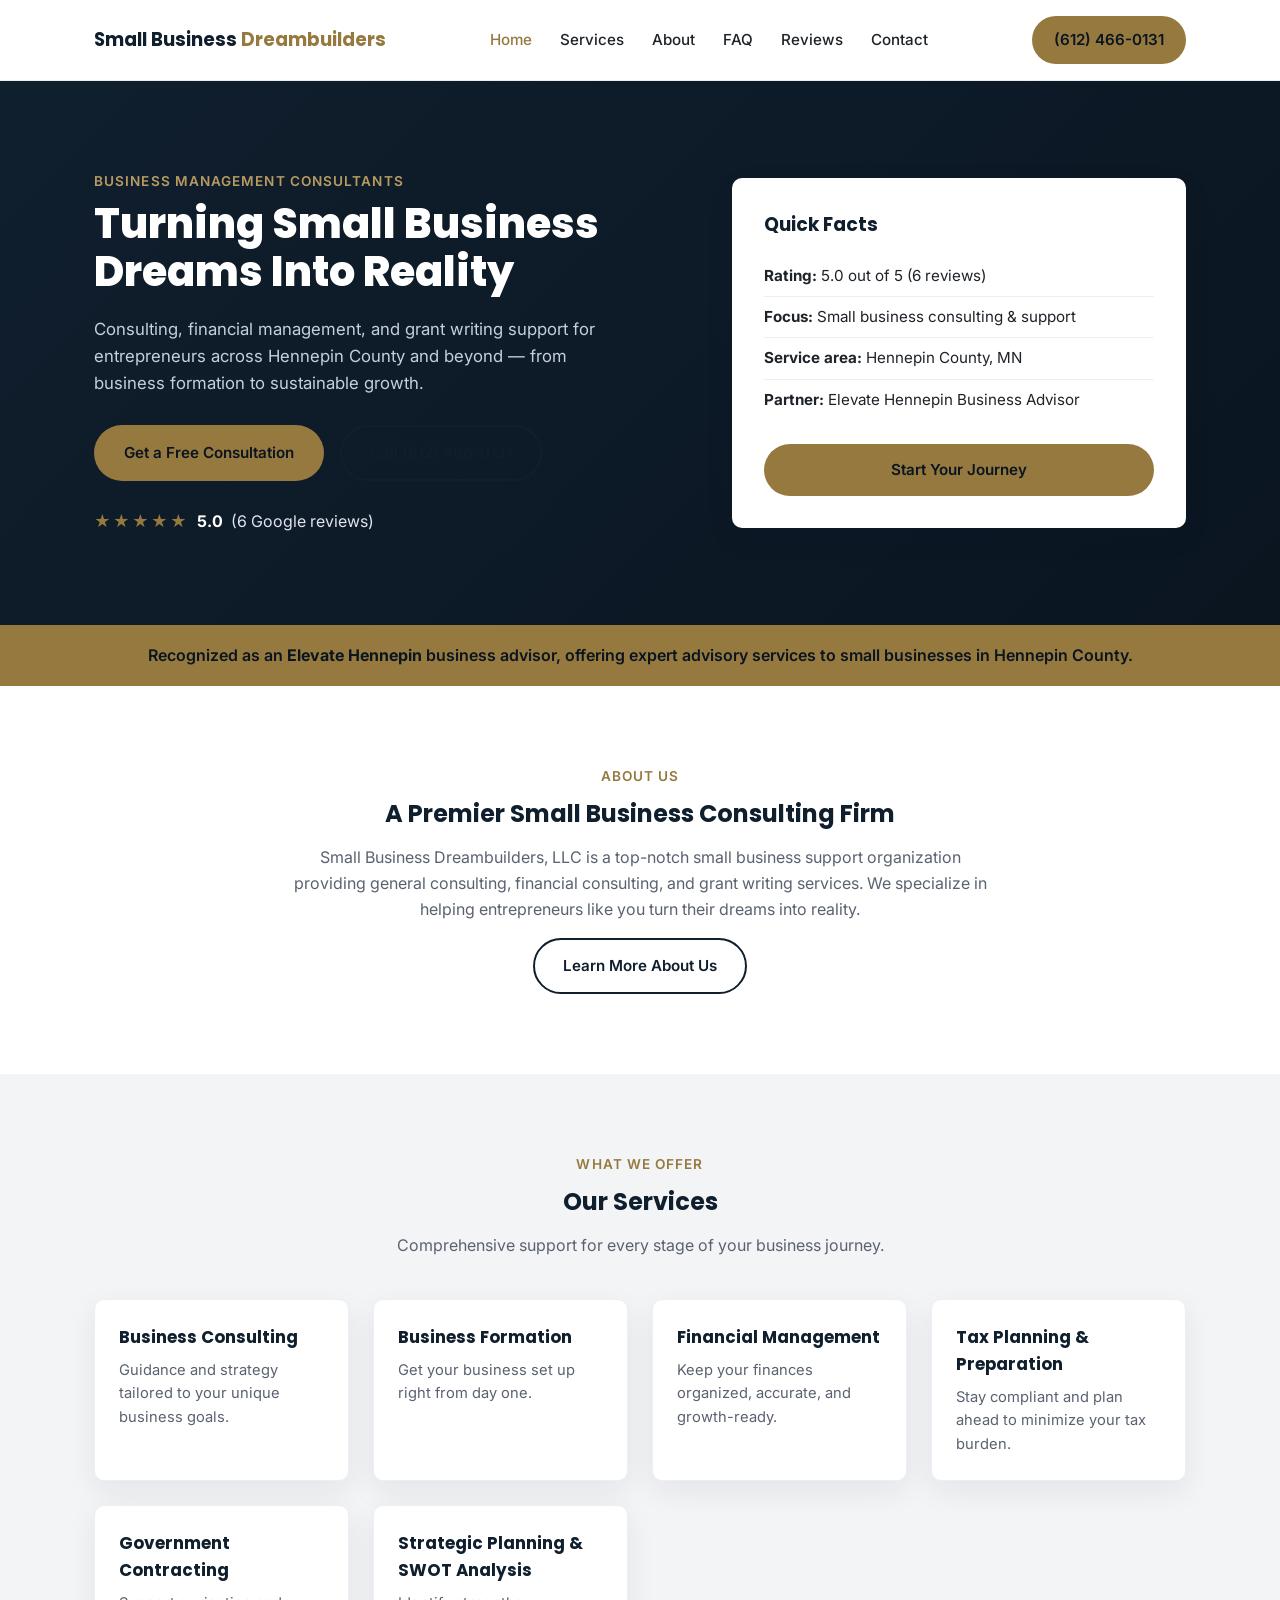
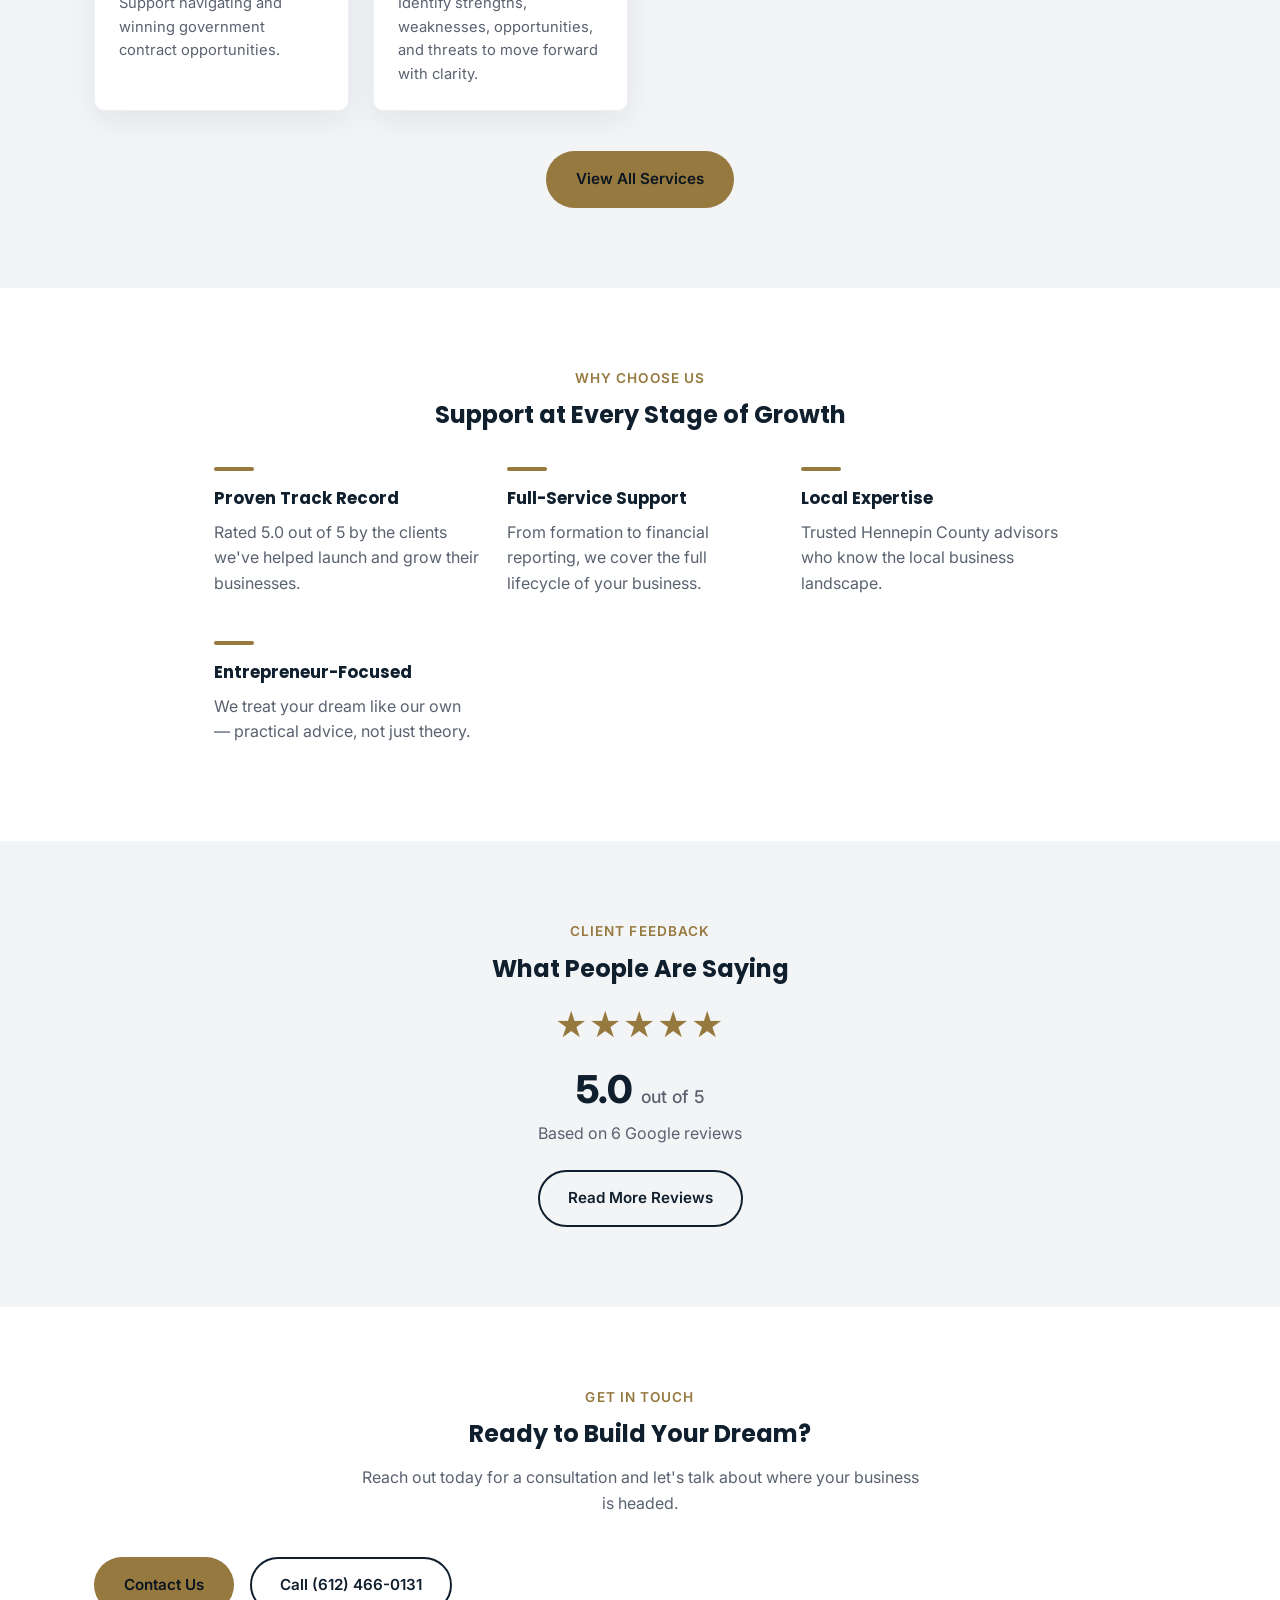
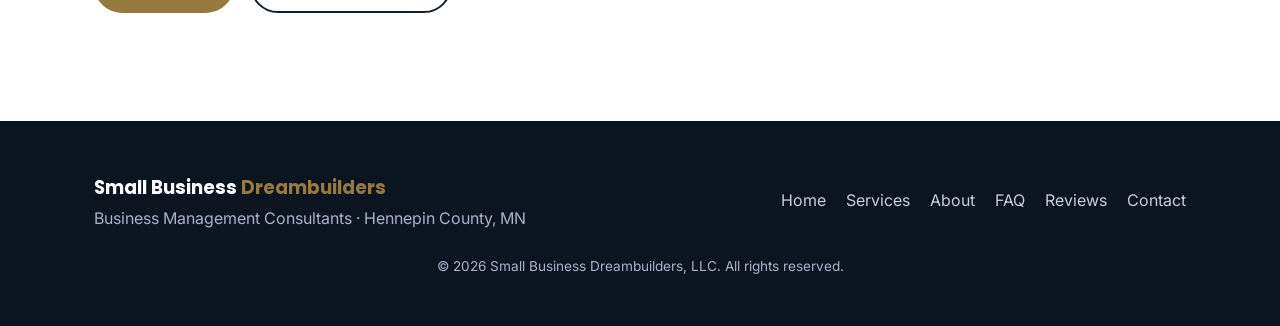
<file: index.html>
<!DOCTYPE html>
<html lang="en">
<head>
<meta charset="UTF-8">
<meta name="viewport" content="width=device-width, initial-scale=1.0">
<title>Small Business Dreambuilders | Business Consulting</title>
<meta name="description" content="Small Business Dreambuilders, LLC helps entrepreneurs turn their dreams into reality with expert business consulting, financial management, and grant writing services.">
<link rel="preconnect" href="https://fonts.googleapis.com">
<link href="https://fonts.googleapis.com/css2?family=Poppins:wght@400;500;600;700;800&family=Inter:wght@400;500;600&display=swap" rel="stylesheet">
<link rel="stylesheet" href="style.css">
</head>
<body>

<header class="site-header">
  <div class="container header-inner">
    <a href="index.html" class="logo">Small Business <span>Dreambuilders</span></a>
    <nav class="main-nav" id="main-nav">
      <a href="index.html" class="active">Home</a>
      <a href="services.html">Services</a>
      <a href="about.html">About</a>
      <a href="faq.html">FAQ</a>
      <a href="reviews.html">Reviews</a>
      <a href="contact.html">Contact</a>
    </nav>
    <a href="tel:+16124660131" class="btn btn-primary header-cta">(612) 466-0131</a>
    <button class="nav-toggle" id="nav-toggle" aria-label="Toggle navigation">
      <span></span><span></span><span></span>
    </button>
  </div>
</header>

<section class="hero" id="top">
  <div class="container hero-inner">
    <div class="hero-text">
      <p class="eyebrow">Business Management Consultants</p>
      <h1>Turning Small Business Dreams Into Reality</h1>
      <p class="hero-sub">Consulting, financial management, and grant writing support for entrepreneurs across Hennepin County and beyond — from business formation to sustainable growth.</p>
      <div class="hero-actions">
        <a href="contact.html" class="btn btn-primary">Get a Free Consultation</a>
        <a href="tel:+16124660131" class="btn btn-outline">Call (612) 466-0131</a>
      </div>
      <div class="hero-rating">
        <span class="stars" aria-label="5 out of 5 stars">★★★★★</span>
        <strong>5.0</strong> <span>(6 Google reviews)</span>
      </div>
    </div>
    <div class="hero-card">
      <h3>Quick Facts</h3>
      <ul>
        <li><strong>Rating:</strong> 5.0 out of 5 (6 reviews)</li>
        <li><strong>Focus:</strong> Small business consulting &amp; support</li>
        <li><strong>Service area:</strong> Hennepin County, MN</li>
        <li><strong>Partner:</strong> Elevate Hennepin Business Advisor</li>
      </ul>
      <a href="contact.html" class="btn btn-primary btn-block">Start Your Journey</a>
    </div>
  </div>
</section>

<section class="strip">
  <div class="container strip-inner">
    <p>Recognized as an <strong>Elevate Hennepin</strong> business advisor, offering expert advisory services to small businesses in Hennepin County.</p>
  </div>
</section>

<section class="section">
  <div class="container about-inner">
    <div class="about-text">
      <p class="eyebrow">About Us</p>
      <h2>A Premier Small Business Consulting Firm</h2>
      <p>Small Business Dreambuilders, LLC is a top-notch small business support organization providing general consulting, financial consulting, and grant writing services. We specialize in helping entrepreneurs like you turn their dreams into reality.</p>
      <a href="about.html" class="btn btn-outline">Learn More About Us</a>
    </div>
  </div>
</section>

<section class="section section-alt" id="services">
  <div class="container">
    <p class="eyebrow center">What We Offer</p>
    <h2 class="center">Our Services</h2>
    <p class="section-sub center">Comprehensive support for every stage of your business journey.</p>
    <div class="services-grid">
      <div class="service-card"><h3>Business Consulting</h3><p>Guidance and strategy tailored to your unique business goals.</p></div>
      <div class="service-card"><h3>Business Formation</h3><p>Get your business set up right from day one.</p></div>
      <div class="service-card"><h3>Financial Management</h3><p>Keep your finances organized, accurate, and growth-ready.</p></div>
      <div class="service-card"><h3>Tax Planning &amp; Preparation</h3><p>Stay compliant and plan ahead to minimize your tax burden.</p></div>
      <div class="service-card"><h3>Government Contracting</h3><p>Support navigating and winning government contract opportunities.</p></div>
      <div class="service-card"><h3>Strategic Planning &amp; SWOT Analysis</h3><p>Identify strengths, weaknesses, opportunities, and threats to move forward with clarity.</p></div>
    </div>
    <div class="center" style="margin-top: 40px;">
      <a href="services.html" class="btn btn-primary">View All Services</a>
    </div>
  </div>
</section>

<section class="section" id="why">
  <div class="container why-inner">
    <div class="why-text">
      <p class="eyebrow">Why Choose Us</p>
      <h2>Support at Every Stage of Growth</h2>
      <div class="why-grid">
        <div class="why-item">
          <h3>Proven Track Record</h3>
          <p>Rated 5.0 out of 5 by the clients we've helped launch and grow their businesses.</p>
        </div>
        <div class="why-item">
          <h3>Full-Service Support</h3>
          <p>From formation to financial reporting, we cover the full lifecycle of your business.</p>
        </div>
        <div class="why-item">
          <h3>Local Expertise</h3>
          <p>Trusted Hennepin County advisors who know the local business landscape.</p>
        </div>
        <div class="why-item">
          <h3>Entrepreneur-Focused</h3>
          <p>We treat your dream like our own — practical advice, not just theory.</p>
        </div>
      </div>
    </div>
  </div>
</section>

<section class="section section-alt">
  <div class="container center">
    <p class="eyebrow center">Client Feedback</p>
    <h2>What People Are Saying</h2>
    <div class="rating-block">
      <span class="stars big" aria-label="5 out of 5 stars">★★★★★</span>
      <p class="rating-number">5.0 <span>out of 5</span></p>
      <p class="rating-count">Based on 6 Google reviews</p>
      <a href="reviews.html" class="btn btn-outline">Read More Reviews</a>
    </div>
  </div>
</section>

<section class="section cta-section">
  <div class="container center">
    <p class="eyebrow center">Get In Touch</p>
    <h2>Ready to Build Your Dream?</h2>
    <p class="section-sub center">Reach out today for a consultation and let's talk about where your business is headed.</p>
    <div class="hero-actions center">
      <a href="contact.html" class="btn btn-primary">Contact Us</a>
      <a href="tel:+16124660131" class="btn btn-outline">Call (612) 466-0131</a>
    </div>
  </div>
</section>

<footer class="site-footer">
  <div class="container footer-inner">
    <div>
      <p class="logo">Small Business <span>Dreambuilders</span></p>
      <p>Business Management Consultants &middot; Hennepin County, MN</p>
    </div>
    <div class="footer-links">
      <a href="index.html">Home</a>
      <a href="services.html">Services</a>
      <a href="about.html">About</a>
      <a href="faq.html">FAQ</a>
      <a href="reviews.html">Reviews</a>
      <a href="contact.html">Contact</a>
    </div>
    <p class="footer-copy">&copy; <span id="year"></span> Small Business Dreambuilders, LLC. All rights reserved.</p>
  </div>
</footer>

<script src="script.js"></script>
</body>
</html>
</file>
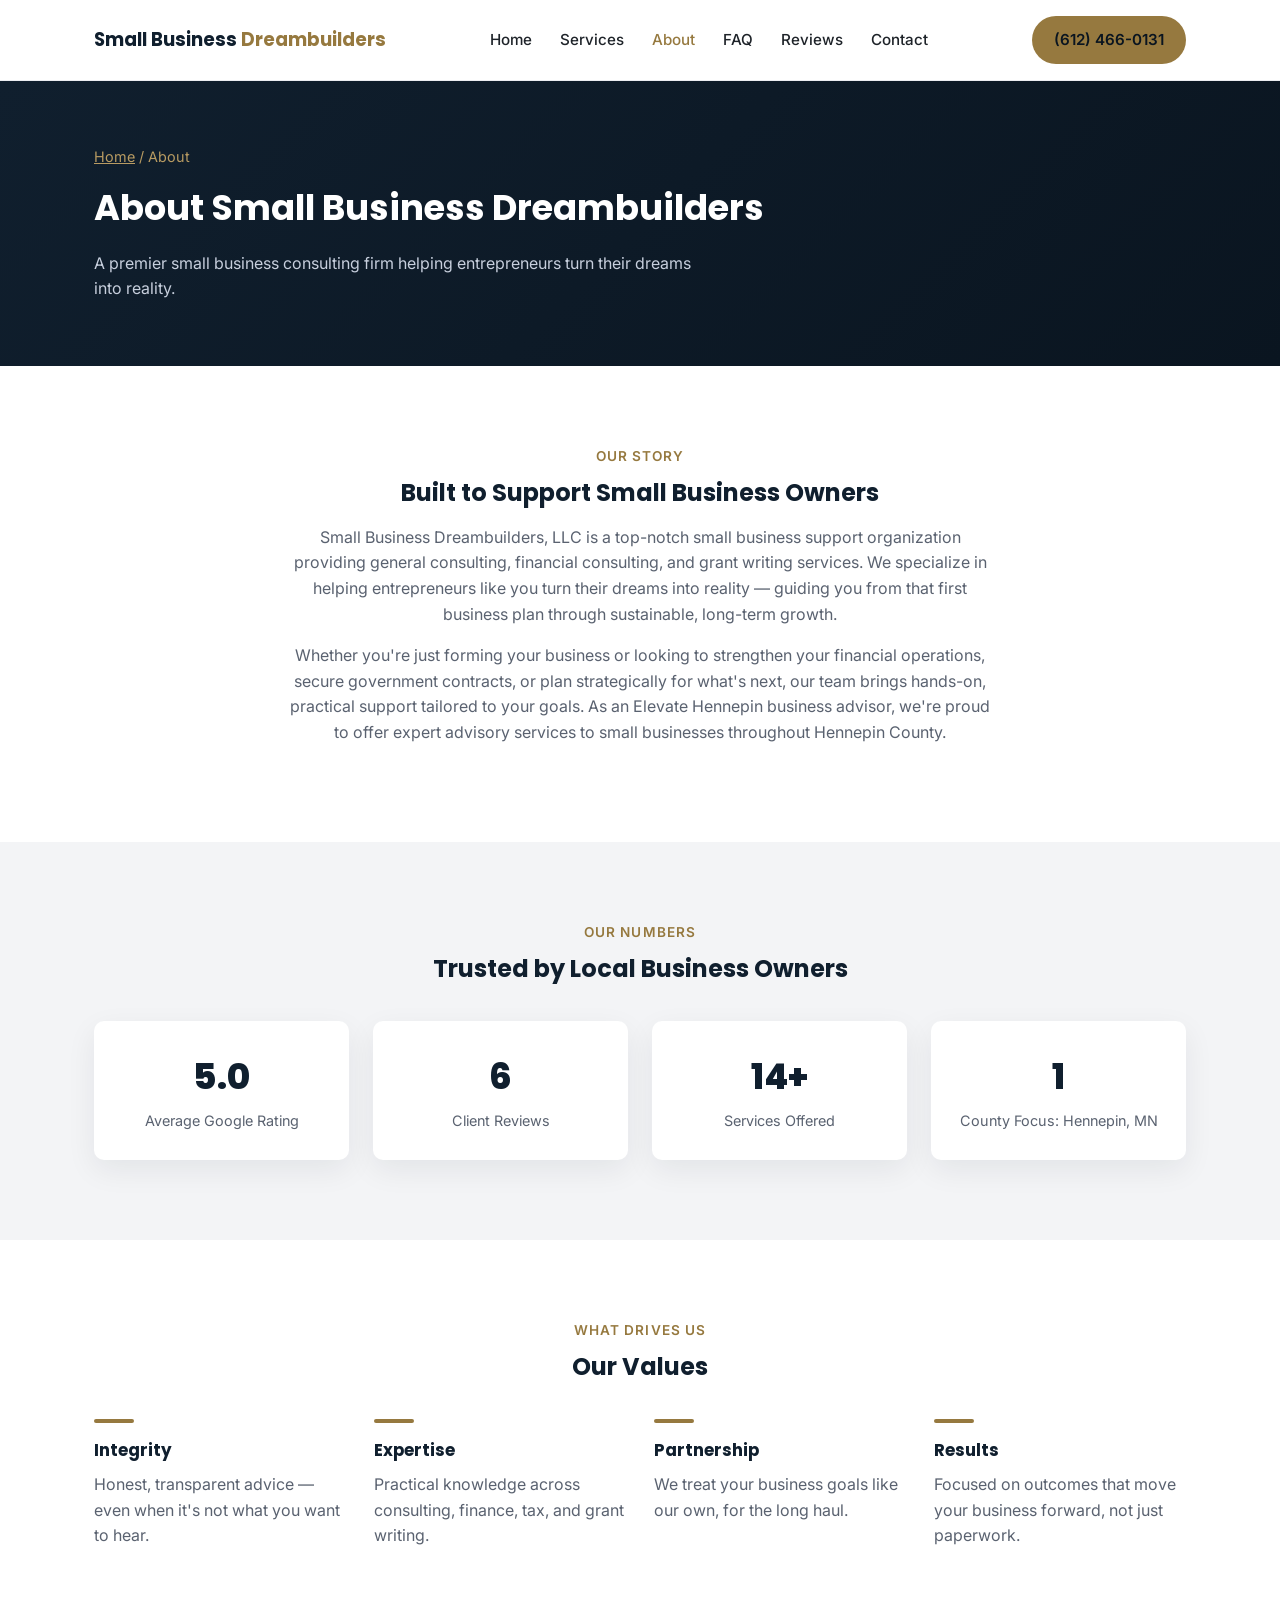
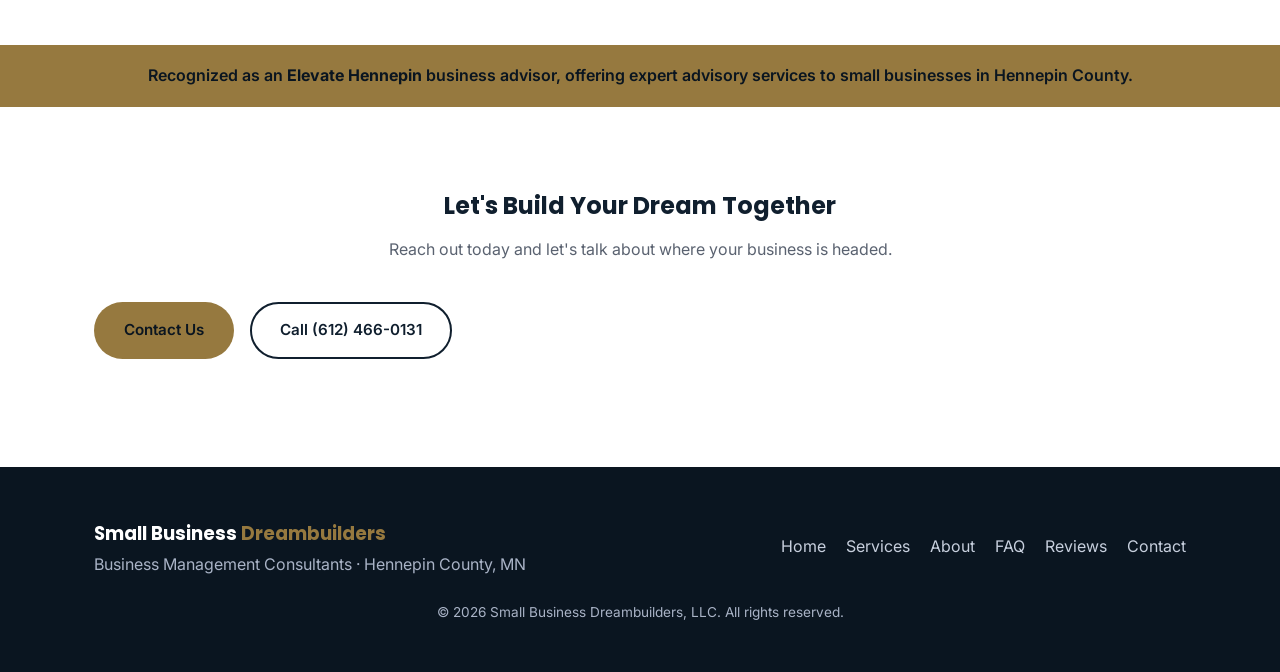
<file: about.html>
<!DOCTYPE html>
<html lang="en">
<head>
<meta charset="UTF-8">
<meta name="viewport" content="width=device-width, initial-scale=1.0">
<title>About Us | Small Business Dreambuilders</title>
<meta name="description" content="Learn about Small Business Dreambuilders, LLC — a premier small business consulting firm helping entrepreneurs in Hennepin County turn their dreams into reality.">
<link rel="preconnect" href="https://fonts.googleapis.com">
<link href="https://fonts.googleapis.com/css2?family=Poppins:wght@400;500;600;700;800&family=Inter:wght@400;500;600&display=swap" rel="stylesheet">
<link rel="stylesheet" href="style.css">
</head>
<body>

<header class="site-header">
  <div class="container header-inner">
    <a href="index.html" class="logo">Small Business <span>Dreambuilders</span></a>
    <nav class="main-nav" id="main-nav">
      <a href="index.html">Home</a>
      <a href="services.html">Services</a>
      <a href="about.html" class="active">About</a>
      <a href="faq.html">FAQ</a>
      <a href="reviews.html">Reviews</a>
      <a href="contact.html">Contact</a>
    </nav>
    <a href="tel:+16124660131" class="btn btn-primary header-cta">(612) 466-0131</a>
    <button class="nav-toggle" id="nav-toggle" aria-label="Toggle navigation">
      <span></span><span></span><span></span>
    </button>
  </div>
</header>

<section class="page-hero">
  <div class="container">
    <p class="breadcrumb"><a href="index.html">Home</a> / About</p>
    <h1>About Small Business Dreambuilders</h1>
    <p class="page-hero-sub">A premier small business consulting firm helping entrepreneurs turn their dreams into reality.</p>
  </div>
</section>

<section class="section">
  <div class="container about-inner">
    <div class="about-text">
      <p class="eyebrow">Our Story</p>
      <h2>Built to Support Small Business Owners</h2>
      <p>Small Business Dreambuilders, LLC is a top-notch small business support organization providing general consulting, financial consulting, and grant writing services. We specialize in helping entrepreneurs like you turn their dreams into reality — guiding you from that first business plan through sustainable, long-term growth.</p>
      <p>Whether you're just forming your business or looking to strengthen your financial operations, secure government contracts, or plan strategically for what's next, our team brings hands-on, practical support tailored to your goals. As an Elevate Hennepin business advisor, we're proud to offer expert advisory services to small businesses throughout Hennepin County.</p>
    </div>
  </div>
</section>

<section class="section section-alt">
  <div class="container">
    <p class="eyebrow center">Our Numbers</p>
    <h2 class="center">Trusted by Local Business Owners</h2>
    <div class="stats-grid">
      <div class="stat-card">
        <p class="stat-number">5.0</p>
        <p class="stat-label">Average Google Rating</p>
      </div>
      <div class="stat-card">
        <p class="stat-number">6</p>
        <p class="stat-label">Client Reviews</p>
      </div>
      <div class="stat-card">
        <p class="stat-number">14+</p>
        <p class="stat-label">Services Offered</p>
      </div>
      <div class="stat-card">
        <p class="stat-number">1</p>
        <p class="stat-label">County Focus: Hennepin, MN</p>
      </div>
    </div>
  </div>
</section>

<section class="section">
  <div class="container">
    <p class="eyebrow center">What Drives Us</p>
    <h2 class="center">Our Values</h2>
    <div class="why-grid values-grid">
      <div class="why-item">
        <h3>Integrity</h3>
        <p>Honest, transparent advice — even when it's not what you want to hear.</p>
      </div>
      <div class="why-item">
        <h3>Expertise</h3>
        <p>Practical knowledge across consulting, finance, tax, and grant writing.</p>
      </div>
      <div class="why-item">
        <h3>Partnership</h3>
        <p>We treat your business goals like our own, for the long haul.</p>
      </div>
      <div class="why-item">
        <h3>Results</h3>
        <p>Focused on outcomes that move your business forward, not just paperwork.</p>
      </div>
    </div>
  </div>
</section>

<section class="strip">
  <div class="container strip-inner">
    <p>Recognized as an <strong>Elevate Hennepin</strong> business advisor, offering expert advisory services to small businesses in Hennepin County.</p>
  </div>
</section>

<section class="section cta-section">
  <div class="container center">
    <h2>Let's Build Your Dream Together</h2>
    <p class="section-sub center">Reach out today and let's talk about where your business is headed.</p>
    <div class="hero-actions center">
      <a href="contact.html" class="btn btn-primary">Contact Us</a>
      <a href="tel:+16124660131" class="btn btn-outline">Call (612) 466-0131</a>
    </div>
  </div>
</section>

<footer class="site-footer">
  <div class="container footer-inner">
    <div>
      <p class="logo">Small Business <span>Dreambuilders</span></p>
      <p>Business Management Consultants &middot; Hennepin County, MN</p>
    </div>
    <div class="footer-links">
      <a href="index.html">Home</a>
      <a href="services.html">Services</a>
      <a href="about.html">About</a>
      <a href="faq.html">FAQ</a>
      <a href="reviews.html">Reviews</a>
      <a href="contact.html">Contact</a>
    </div>
    <p class="footer-copy">&copy; <span id="year"></span> Small Business Dreambuilders, LLC. All rights reserved.</p>
  </div>
</footer>

<script src="script.js"></script>
</body>
</html>
</file>
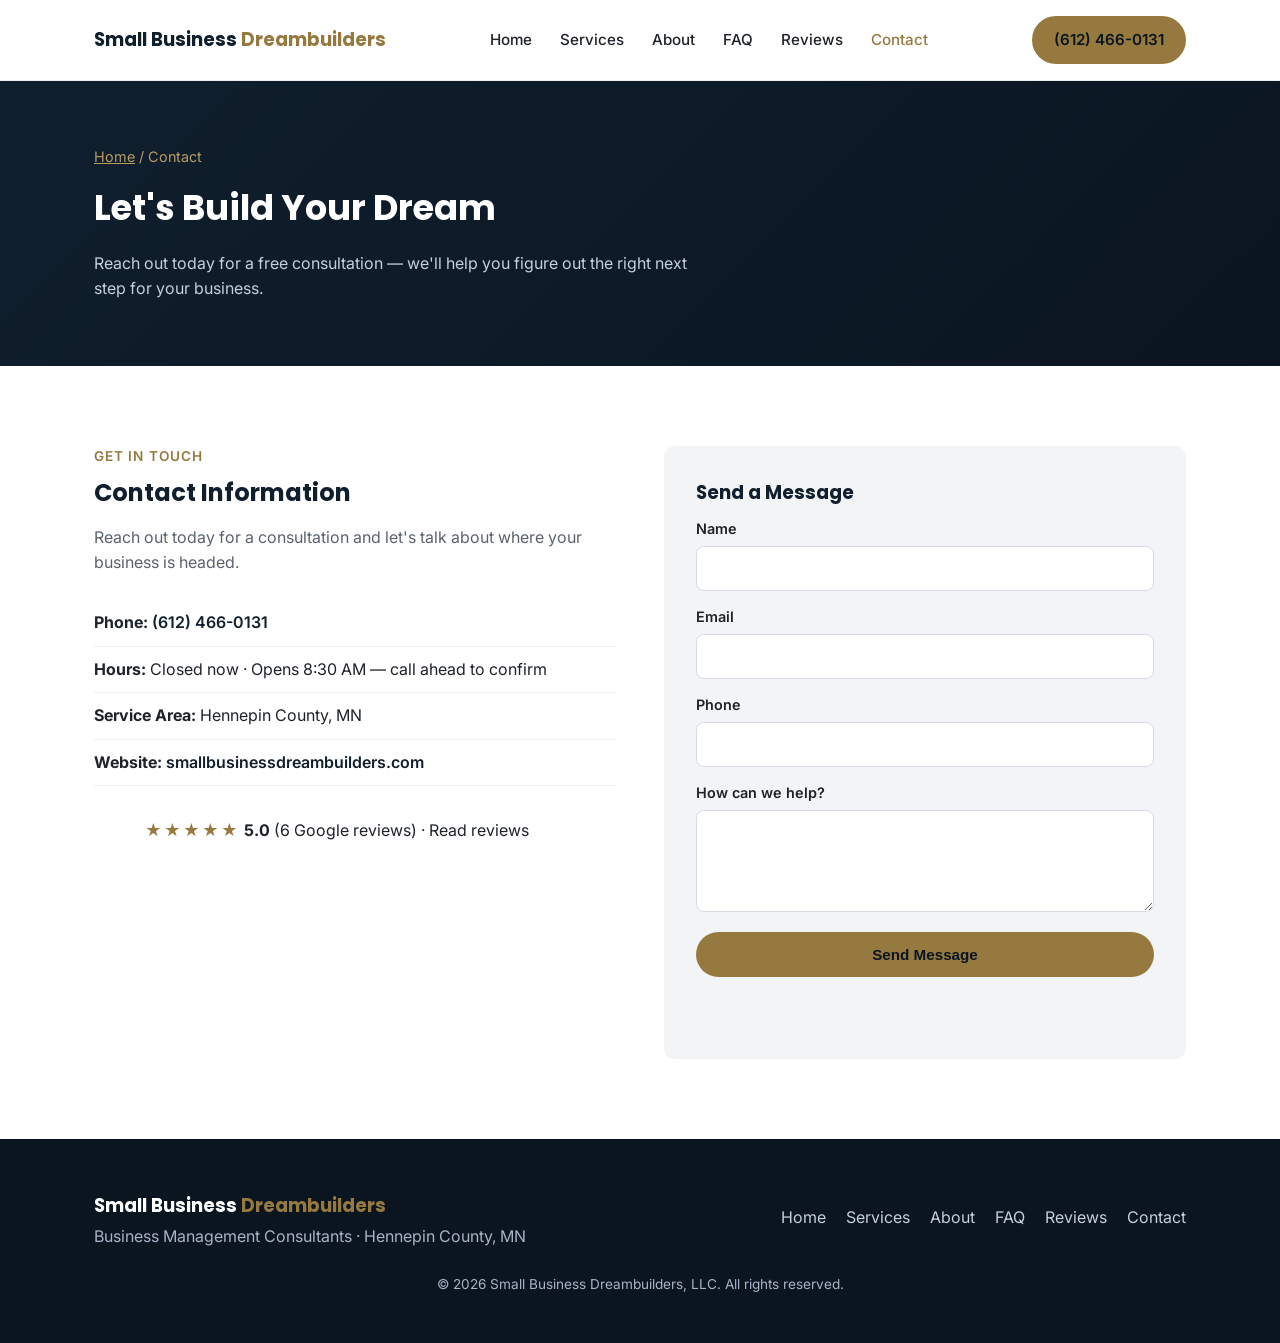
<file: contact.html>
<!DOCTYPE html>
<html lang="en">
<head>
<meta charset="UTF-8">
<meta name="viewport" content="width=device-width, initial-scale=1.0">
<title>Contact Us | Small Business Dreambuilders</title>
<meta name="description" content="Contact Small Business Dreambuilders, LLC for a free consultation on business consulting, financial management, and grant writing services in Hennepin County.">
<link rel="preconnect" href="https://fonts.googleapis.com">
<link href="https://fonts.googleapis.com/css2?family=Poppins:wght@400;500;600;700;800&family=Inter:wght@400;500;600&display=swap" rel="stylesheet">
<link rel="stylesheet" href="style.css">
</head>
<body>

<header class="site-header">
  <div class="container header-inner">
    <a href="index.html" class="logo">Small Business <span>Dreambuilders</span></a>
    <nav class="main-nav" id="main-nav">
      <a href="index.html">Home</a>
      <a href="services.html">Services</a>
      <a href="about.html">About</a>
      <a href="faq.html">FAQ</a>
      <a href="reviews.html">Reviews</a>
      <a href="contact.html" class="active">Contact</a>
    </nav>
    <a href="tel:+16124660131" class="btn btn-primary header-cta">(612) 466-0131</a>
    <button class="nav-toggle" id="nav-toggle" aria-label="Toggle navigation">
      <span></span><span></span><span></span>
    </button>
  </div>
</header>

<section class="page-hero">
  <div class="container">
    <p class="breadcrumb"><a href="index.html">Home</a> / Contact</p>
    <h1>Let's Build Your Dream</h1>
    <p class="page-hero-sub">Reach out today for a free consultation — we'll help you figure out the right next step for your business.</p>
  </div>
</section>

<section class="section cta-section">
  <div class="container contact-inner">
    <div class="contact-text">
      <p class="eyebrow">Get In Touch</p>
      <h2>Contact Information</h2>
      <p>Reach out today for a consultation and let's talk about where your business is headed.</p>
      <ul class="contact-list">
        <li><strong>Phone:</strong> <a href="tel:+16124660131">(612) 466-0131</a></li>
        <li><strong>Hours:</strong> Closed now &middot; Opens 8:30 AM — call ahead to confirm</li>
        <li><strong>Service Area:</strong> Hennepin County, MN</li>
        <li><strong>Website:</strong> <a href="https://smallbusinessdreambuilders.com" target="_blank" rel="noopener">smallbusinessdreambuilders.com</a></li>
      </ul>
      <div class="rating-block" style="text-align:left; margin-top: 32px;">
        <span class="stars" aria-label="5 out of 5 stars">★★★★★</span>
        <strong>5.0</strong> <span>(6 Google reviews) &middot; <a href="reviews.html">Read reviews</a></span>
      </div>
    </div>
    <form class="contact-form" id="contact-form">
      <h3>Send a Message</h3>
      <label>Name<input type="text" name="name" required></label>
      <label>Email<input type="email" name="email" required></label>
      <label>Phone<input type="tel" name="phone"></label>
      <label>How can we help?<textarea name="message" rows="4" required></textarea></label>
      <button type="submit" class="btn btn-primary btn-block">Send Message</button>
      <p class="form-note" id="form-note"></p>
    </form>
  </div>
</section>

<footer class="site-footer">
  <div class="container footer-inner">
    <div>
      <p class="logo">Small Business <span>Dreambuilders</span></p>
      <p>Business Management Consultants &middot; Hennepin County, MN</p>
    </div>
    <div class="footer-links">
      <a href="index.html">Home</a>
      <a href="services.html">Services</a>
      <a href="about.html">About</a>
      <a href="faq.html">FAQ</a>
      <a href="reviews.html">Reviews</a>
      <a href="contact.html">Contact</a>
    </div>
    <p class="footer-copy">&copy; <span id="year"></span> Small Business Dreambuilders, LLC. All rights reserved.</p>
  </div>
</footer>

<script src="script.js"></script>
</body>
</html>
</file>
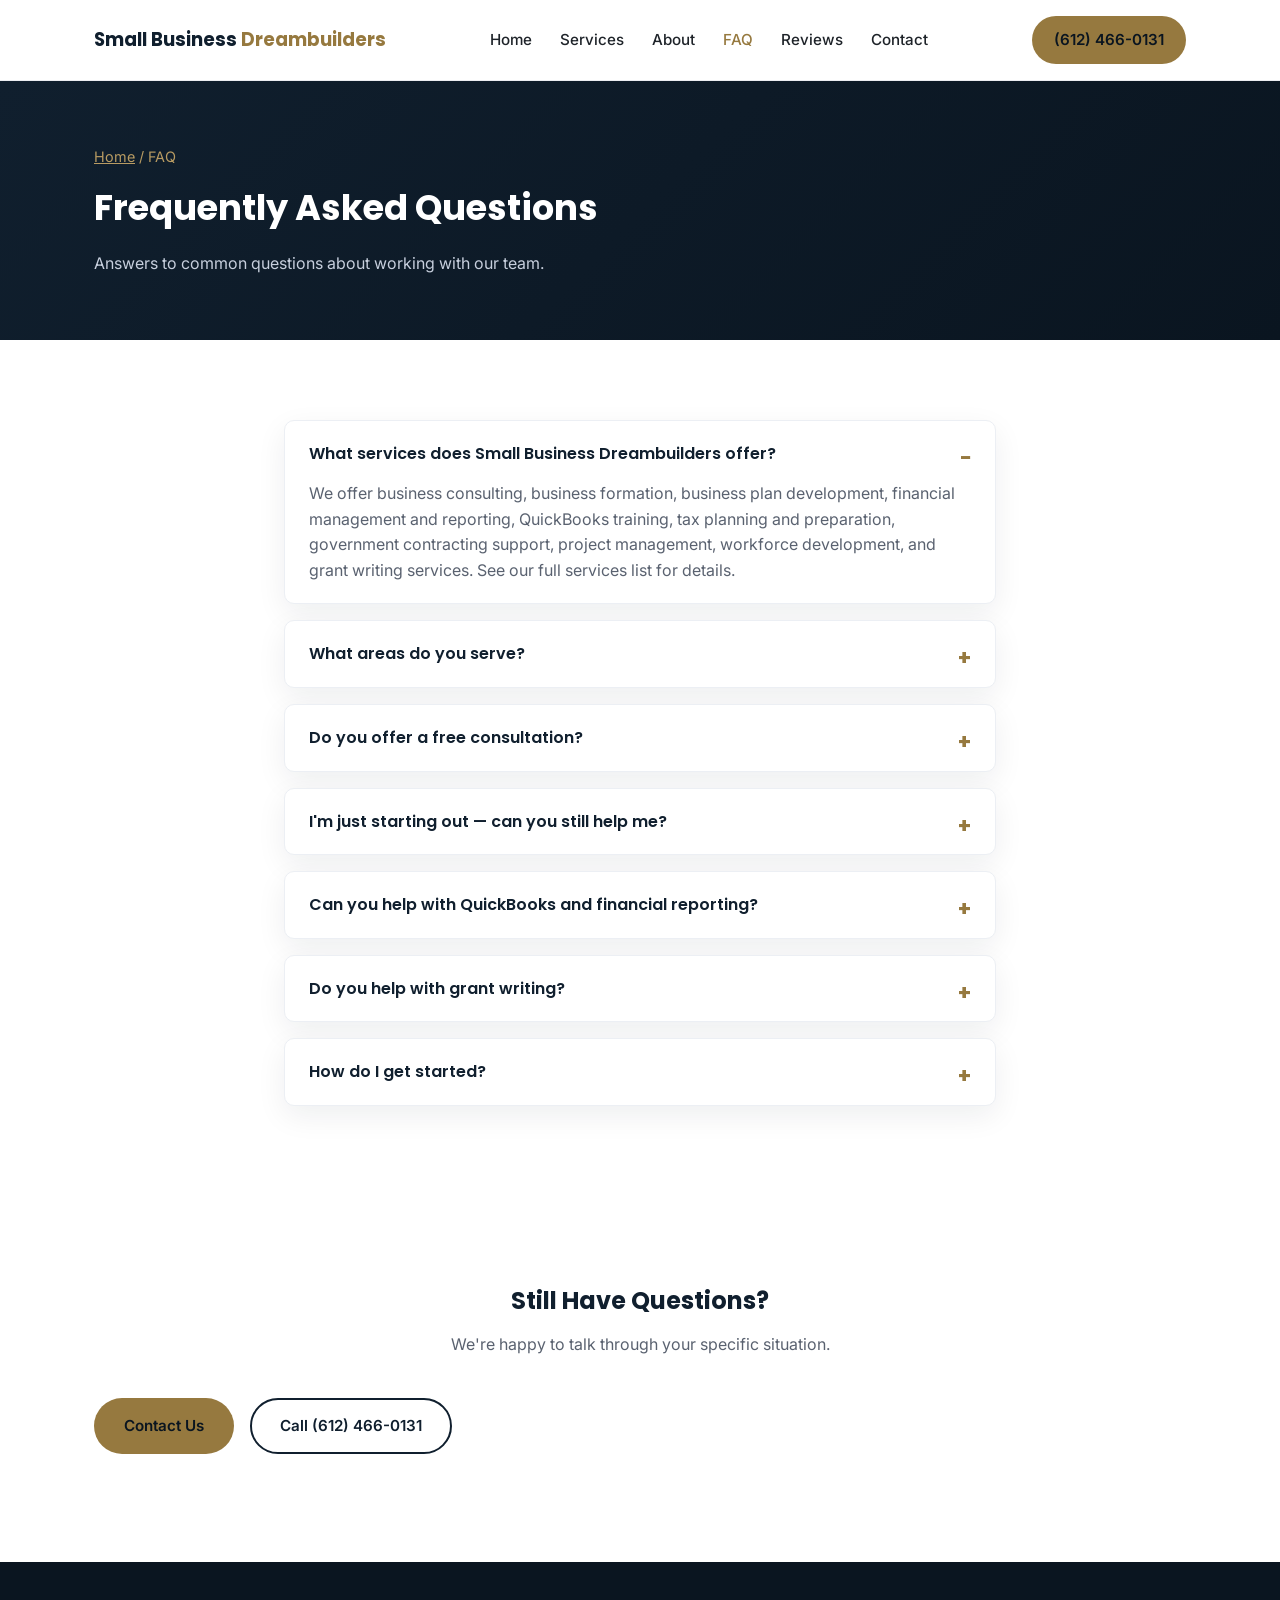
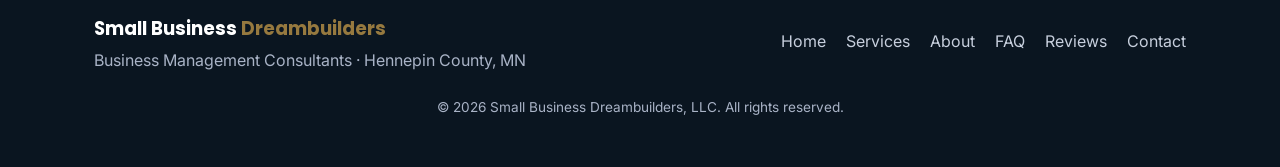
<file: faq.html>
<!DOCTYPE html>
<html lang="en">
<head>
<meta charset="UTF-8">
<meta name="viewport" content="width=device-width, initial-scale=1.0">
<title>FAQ | Small Business Dreambuilders</title>
<meta name="description" content="Frequently asked questions about working with Small Business Dreambuilders, LLC — consultations, service area, pricing, and getting started.">
<link rel="preconnect" href="https://fonts.googleapis.com">
<link href="https://fonts.googleapis.com/css2?family=Poppins:wght@400;500;600;700;800&family=Inter:wght@400;500;600&display=swap" rel="stylesheet">
<link rel="stylesheet" href="style.css">
</head>
<body>

<header class="site-header">
  <div class="container header-inner">
    <a href="index.html" class="logo">Small Business <span>Dreambuilders</span></a>
    <nav class="main-nav" id="main-nav">
      <a href="index.html">Home</a>
      <a href="services.html">Services</a>
      <a href="about.html">About</a>
      <a href="faq.html" class="active">FAQ</a>
      <a href="reviews.html">Reviews</a>
      <a href="contact.html">Contact</a>
    </nav>
    <a href="tel:+16124660131" class="btn btn-primary header-cta">(612) 466-0131</a>
    <button class="nav-toggle" id="nav-toggle" aria-label="Toggle navigation">
      <span></span><span></span><span></span>
    </button>
  </div>
</header>

<section class="page-hero">
  <div class="container">
    <p class="breadcrumb"><a href="index.html">Home</a> / FAQ</p>
    <h1>Frequently Asked Questions</h1>
    <p class="page-hero-sub">Answers to common questions about working with our team.</p>
  </div>
</section>

<section class="section">
  <div class="container faq-container">
    <details class="faq-item" open>
      <summary>What services does Small Business Dreambuilders offer?</summary>
      <p>We offer business consulting, business formation, business plan development, financial management and reporting, QuickBooks training, tax planning and preparation, government contracting support, project management, workforce development, and grant writing services. See our <a href="services.html">full services list</a> for details.</p>
    </details>
    <details class="faq-item">
      <summary>What areas do you serve?</summary>
      <p>We're based in and primarily serve small businesses throughout Hennepin County, Minnesota, and are recognized as an Elevate Hennepin business advisor.</p>
    </details>
    <details class="faq-item">
      <summary>Do you offer a free consultation?</summary>
      <p>Yes. Reach out through our <a href="contact.html">contact page</a> or call us at <a href="tel:+16124660131">(612) 466-0131</a> to schedule a free initial consultation and talk through your business needs.</p>
    </details>
    <details class="faq-item">
      <summary>I'm just starting out — can you still help me?</summary>
      <p>Absolutely. We work with entrepreneurs at every stage, from initial business formation and business plan development through to established businesses looking to grow, manage finances, or pursue government contracts.</p>
    </details>
    <details class="faq-item">
      <summary>Can you help with QuickBooks and financial reporting?</summary>
      <p>Yes. We offer hands-on QuickBooks training as well as ongoing financial management, projections and analysis, and financial reporting support.</p>
    </details>
    <details class="faq-item">
      <summary>Do you help with grant writing?</summary>
      <p>Yes, our writing services include grant writing and other technical documents to help your business pursue funding opportunities.</p>
    </details>
    <details class="faq-item">
      <summary>How do I get started?</summary>
      <p>Call us at <a href="tel:+16124660131">(612) 466-0131</a> or send a message through our <a href="contact.html">contact form</a>, and we'll follow up to schedule your consultation.</p>
    </details>
  </div>
</section>

<section class="section cta-section">
  <div class="container center">
    <h2>Still Have Questions?</h2>
    <p class="section-sub center">We're happy to talk through your specific situation.</p>
    <div class="hero-actions center">
      <a href="contact.html" class="btn btn-primary">Contact Us</a>
      <a href="tel:+16124660131" class="btn btn-outline">Call (612) 466-0131</a>
    </div>
  </div>
</section>

<footer class="site-footer">
  <div class="container footer-inner">
    <div>
      <p class="logo">Small Business <span>Dreambuilders</span></p>
      <p>Business Management Consultants &middot; Hennepin County, MN</p>
    </div>
    <div class="footer-links">
      <a href="index.html">Home</a>
      <a href="services.html">Services</a>
      <a href="about.html">About</a>
      <a href="faq.html">FAQ</a>
      <a href="reviews.html">Reviews</a>
      <a href="contact.html">Contact</a>
    </div>
    <p class="footer-copy">&copy; <span id="year"></span> Small Business Dreambuilders, LLC. All rights reserved.</p>
  </div>
</footer>

<script src="script.js"></script>
</body>
</html>
</file>
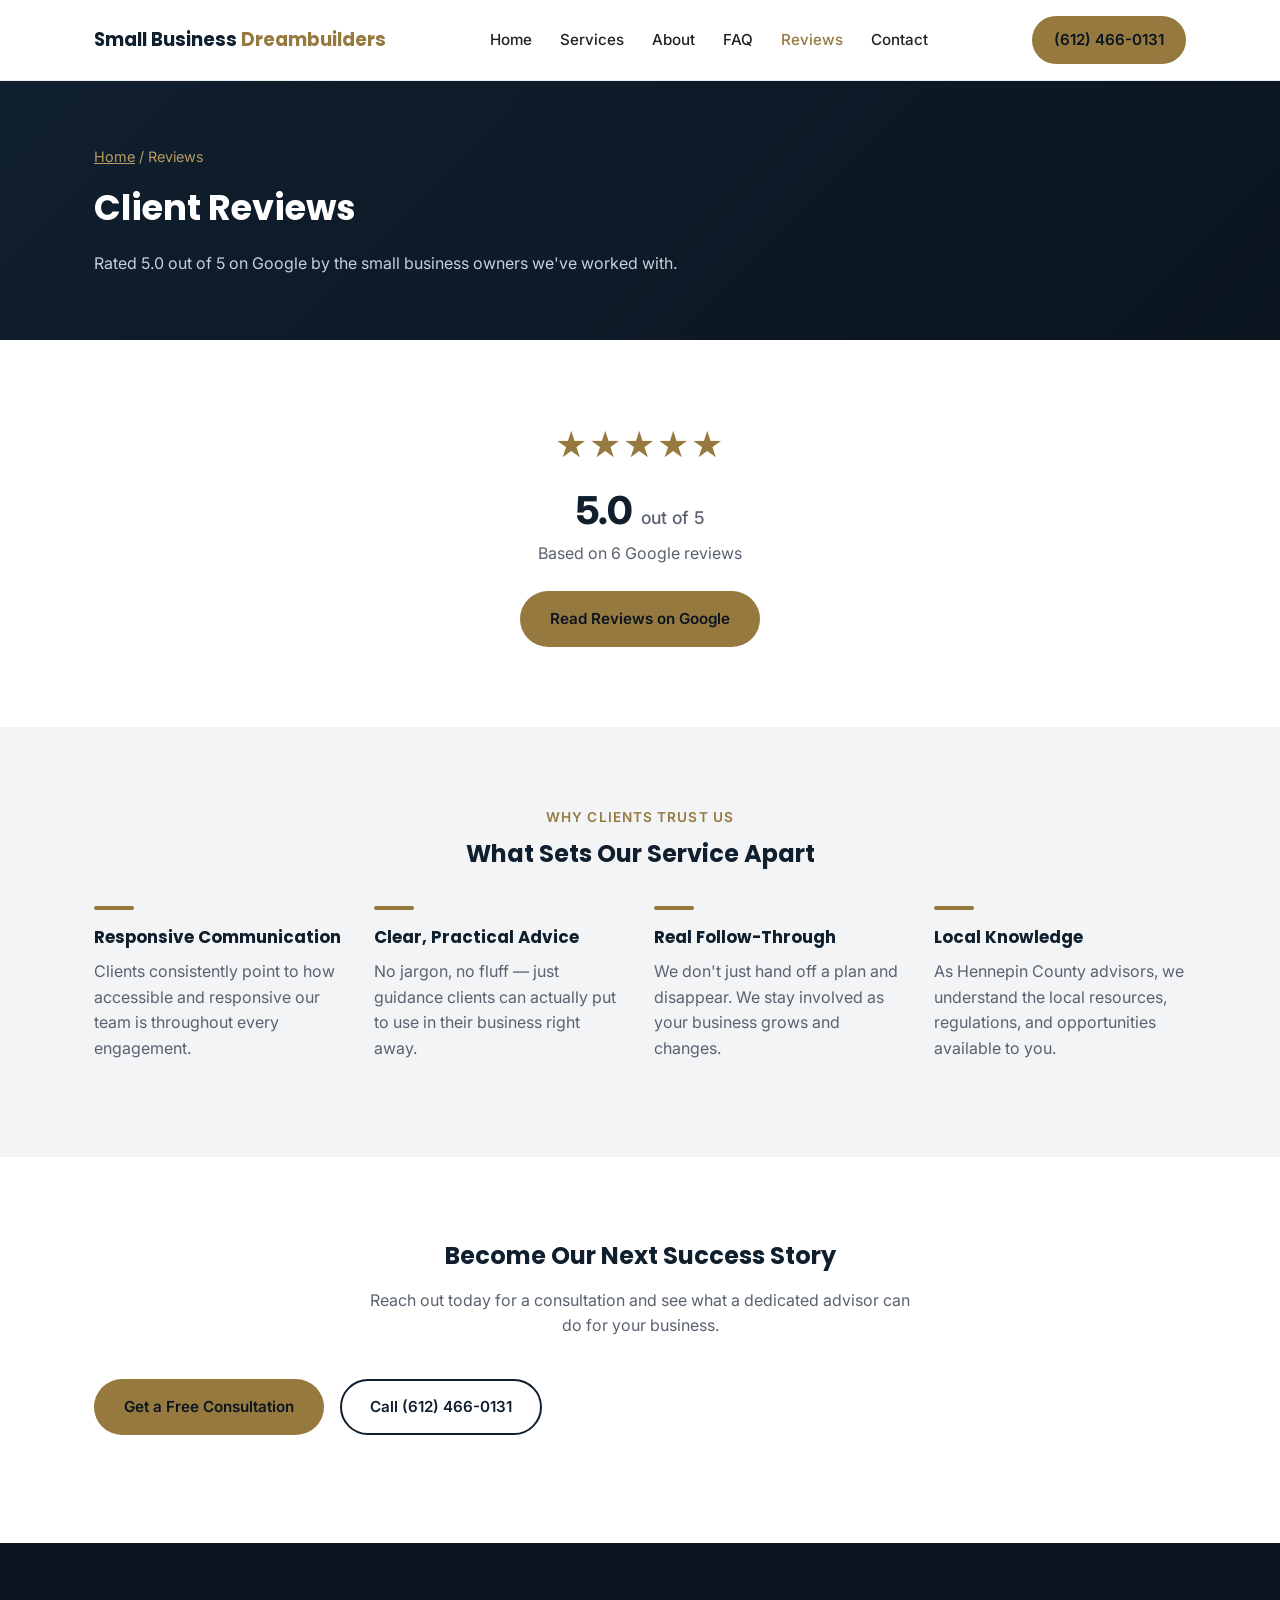
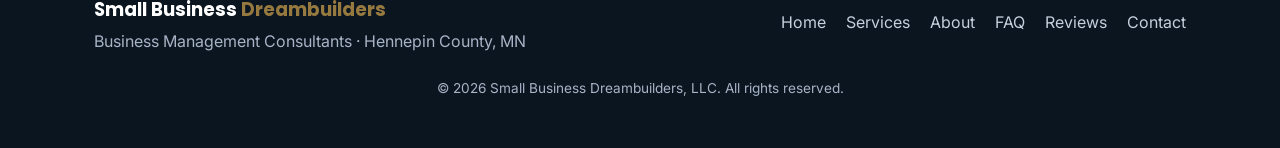
<file: reviews.html>
<!DOCTYPE html>
<html lang="en">
<head>
<meta charset="UTF-8">
<meta name="viewport" content="width=device-width, initial-scale=1.0">
<title>Reviews | Small Business Dreambuilders</title>
<meta name="description" content="See why clients rate Small Business Dreambuilders, LLC 5.0 out of 5 on Google — business consulting, financial management, and grant writing services.">
<link rel="preconnect" href="https://fonts.googleapis.com">
<link href="https://fonts.googleapis.com/css2?family=Poppins:wght@400;500;600;700;800&family=Inter:wght@400;500;600&display=swap" rel="stylesheet">
<link rel="stylesheet" href="style.css">
</head>
<body>

<header class="site-header">
  <div class="container header-inner">
    <a href="index.html" class="logo">Small Business <span>Dreambuilders</span></a>
    <nav class="main-nav" id="main-nav">
      <a href="index.html">Home</a>
      <a href="services.html">Services</a>
      <a href="about.html">About</a>
      <a href="faq.html">FAQ</a>
      <a href="reviews.html" class="active">Reviews</a>
      <a href="contact.html">Contact</a>
    </nav>
    <a href="tel:+16124660131" class="btn btn-primary header-cta">(612) 466-0131</a>
    <button class="nav-toggle" id="nav-toggle" aria-label="Toggle navigation">
      <span></span><span></span><span></span>
    </button>
  </div>
</header>

<section class="page-hero">
  <div class="container">
    <p class="breadcrumb"><a href="index.html">Home</a> / Reviews</p>
    <h1>Client Reviews</h1>
    <p class="page-hero-sub">Rated 5.0 out of 5 on Google by the small business owners we've worked with.</p>
  </div>
</section>

<section class="section">
  <div class="container center">
    <div class="rating-block">
      <span class="stars big" aria-label="5 out of 5 stars">★★★★★</span>
      <p class="rating-number">5.0 <span>out of 5</span></p>
      <p class="rating-count">Based on 6 Google reviews</p>
      <a href="https://www.google.com/search?q=Small+Business+Dreambuilders" target="_blank" rel="noopener" class="btn btn-primary">Read Reviews on Google</a>
    </div>
  </div>
</section>

<section class="section section-alt">
  <div class="container">
    <p class="eyebrow center">Why Clients Trust Us</p>
    <h2 class="center">What Sets Our Service Apart</h2>
    <div class="why-grid">
      <div class="why-item">
        <h3>Responsive Communication</h3>
        <p>Clients consistently point to how accessible and responsive our team is throughout every engagement.</p>
      </div>
      <div class="why-item">
        <h3>Clear, Practical Advice</h3>
        <p>No jargon, no fluff — just guidance clients can actually put to use in their business right away.</p>
      </div>
      <div class="why-item">
        <h3>Real Follow-Through</h3>
        <p>We don't just hand off a plan and disappear. We stay involved as your business grows and changes.</p>
      </div>
      <div class="why-item">
        <h3>Local Knowledge</h3>
        <p>As Hennepin County advisors, we understand the local resources, regulations, and opportunities available to you.</p>
      </div>
    </div>
  </div>
</section>

<section class="section cta-section">
  <div class="container center">
    <h2>Become Our Next Success Story</h2>
    <p class="section-sub center">Reach out today for a consultation and see what a dedicated advisor can do for your business.</p>
    <div class="hero-actions center">
      <a href="contact.html" class="btn btn-primary">Get a Free Consultation</a>
      <a href="tel:+16124660131" class="btn btn-outline">Call (612) 466-0131</a>
    </div>
  </div>
</section>

<footer class="site-footer">
  <div class="container footer-inner">
    <div>
      <p class="logo">Small Business <span>Dreambuilders</span></p>
      <p>Business Management Consultants &middot; Hennepin County, MN</p>
    </div>
    <div class="footer-links">
      <a href="index.html">Home</a>
      <a href="services.html">Services</a>
      <a href="about.html">About</a>
      <a href="faq.html">FAQ</a>
      <a href="reviews.html">Reviews</a>
      <a href="contact.html">Contact</a>
    </div>
    <p class="footer-copy">&copy; <span id="year"></span> Small Business Dreambuilders, LLC. All rights reserved.</p>
  </div>
</footer>

<script src="script.js"></script>
</body>
</html>
</file>
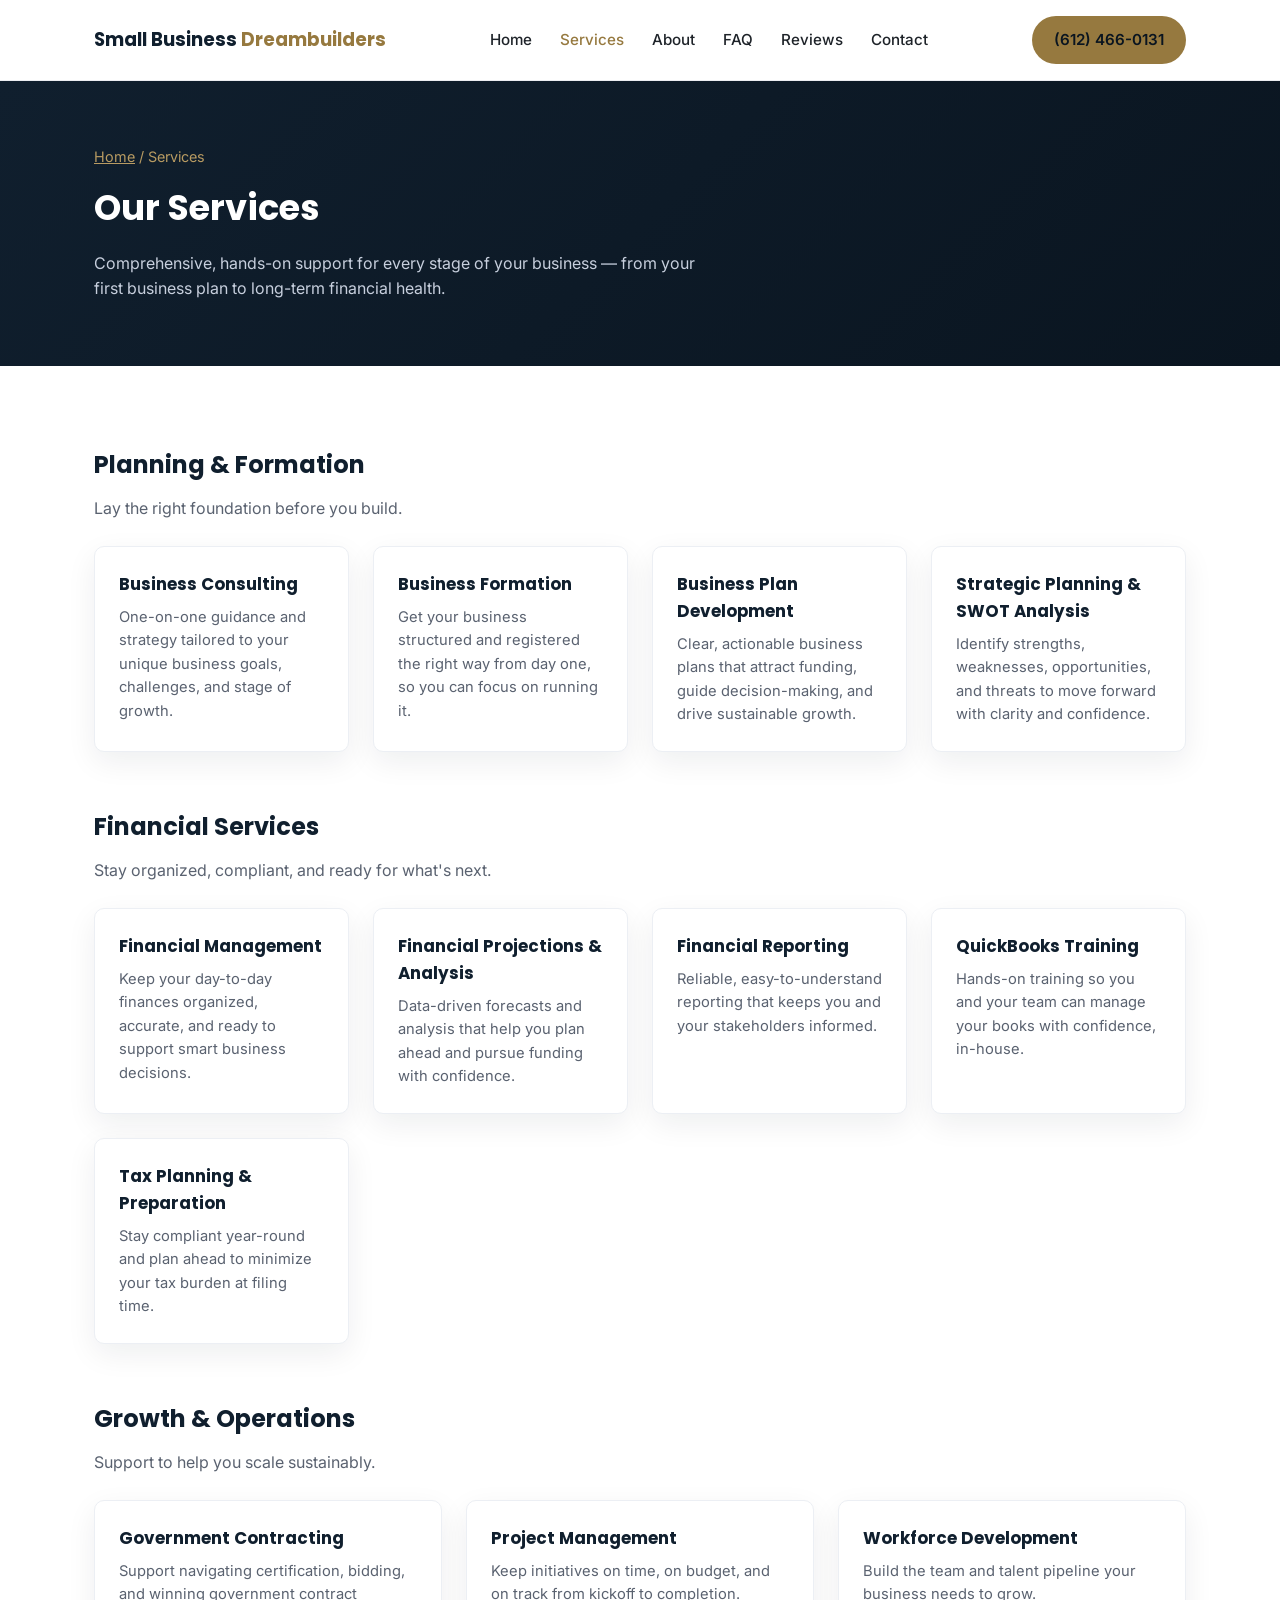
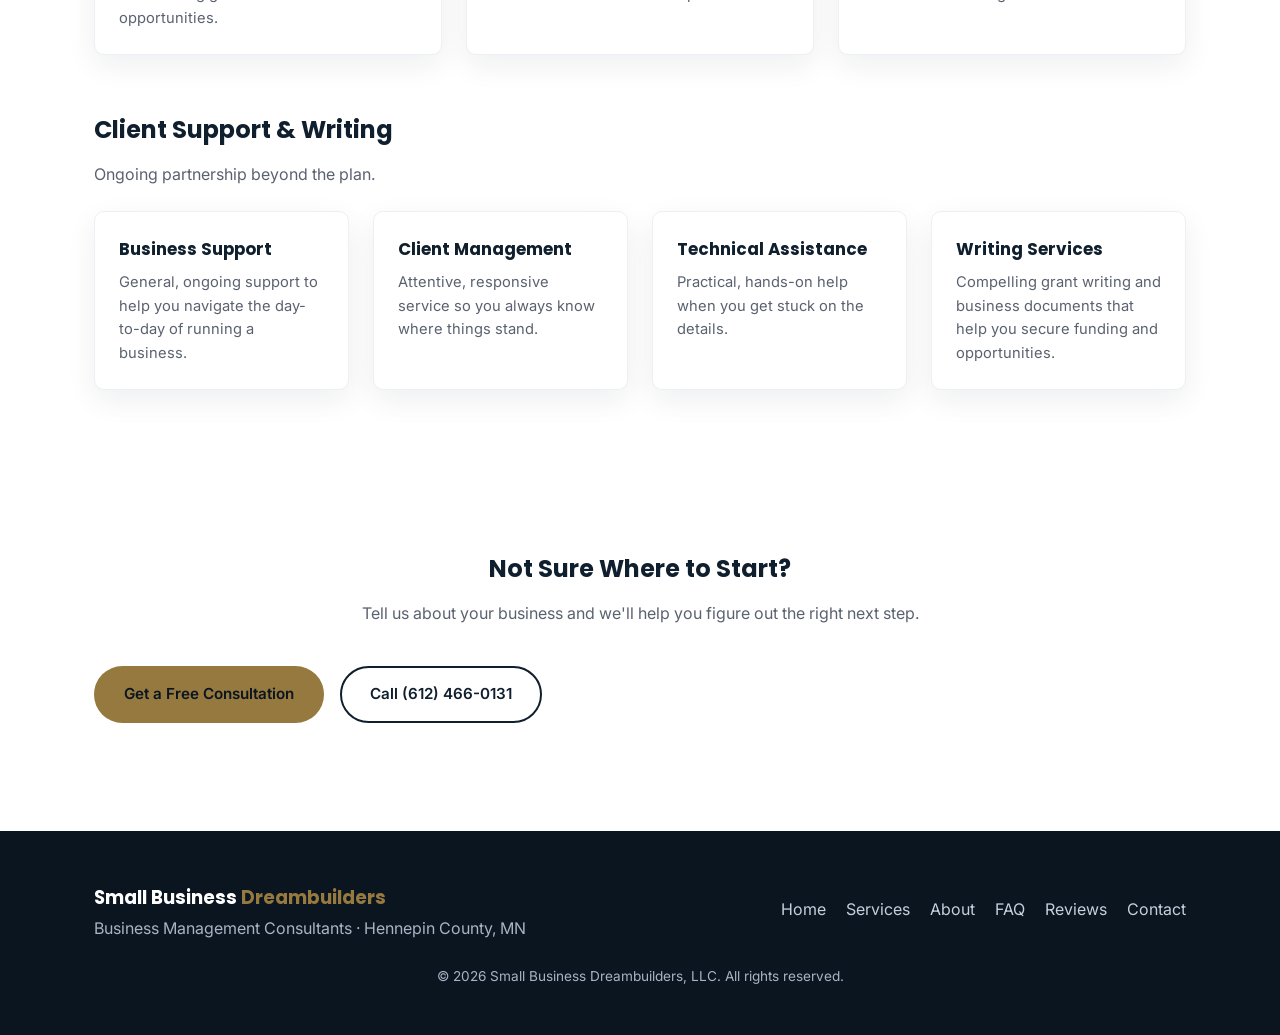
<file: services.html>
<!DOCTYPE html>
<html lang="en">
<head>
<meta charset="UTF-8">
<meta name="viewport" content="width=device-width, initial-scale=1.0">
<title>Services | Small Business Dreambuilders</title>
<meta name="description" content="Explore the full range of business consulting services from Small Business Dreambuilders, LLC — planning, financial management, tax, government contracting, and more.">
<link rel="preconnect" href="https://fonts.googleapis.com">
<link href="https://fonts.googleapis.com/css2?family=Poppins:wght@400;500;600;700;800&family=Inter:wght@400;500;600&display=swap" rel="stylesheet">
<link rel="stylesheet" href="style.css">
</head>
<body>

<header class="site-header">
  <div class="container header-inner">
    <a href="index.html" class="logo">Small Business <span>Dreambuilders</span></a>
    <nav class="main-nav" id="main-nav">
      <a href="index.html">Home</a>
      <a href="services.html" class="active">Services</a>
      <a href="about.html">About</a>
      <a href="faq.html">FAQ</a>
      <a href="reviews.html">Reviews</a>
      <a href="contact.html">Contact</a>
    </nav>
    <a href="tel:+16124660131" class="btn btn-primary header-cta">(612) 466-0131</a>
    <button class="nav-toggle" id="nav-toggle" aria-label="Toggle navigation">
      <span></span><span></span><span></span>
    </button>
  </div>
</header>

<section class="page-hero">
  <div class="container">
    <p class="breadcrumb"><a href="index.html">Home</a> / Services</p>
    <h1>Our Services</h1>
    <p class="page-hero-sub">Comprehensive, hands-on support for every stage of your business — from your first business plan to long-term financial health.</p>
  </div>
</section>

<section class="section">
  <div class="container">
    <div class="service-category">
      <h2>Planning &amp; Formation</h2>
      <p class="section-sub">Lay the right foundation before you build.</p>
      <div class="services-grid">
        <div class="service-card"><h3>Business Consulting</h3><p>One-on-one guidance and strategy tailored to your unique business goals, challenges, and stage of growth.</p></div>
        <div class="service-card"><h3>Business Formation</h3><p>Get your business structured and registered the right way from day one, so you can focus on running it.</p></div>
        <div class="service-card"><h3>Business Plan Development</h3><p>Clear, actionable business plans that attract funding, guide decision-making, and drive sustainable growth.</p></div>
        <div class="service-card"><h3>Strategic Planning &amp; SWOT Analysis</h3><p>Identify strengths, weaknesses, opportunities, and threats to move forward with clarity and confidence.</p></div>
      </div>
    </div>

    <div class="service-category">
      <h2>Financial Services</h2>
      <p class="section-sub">Stay organized, compliant, and ready for what's next.</p>
      <div class="services-grid">
        <div class="service-card"><h3>Financial Management</h3><p>Keep your day-to-day finances organized, accurate, and ready to support smart business decisions.</p></div>
        <div class="service-card"><h3>Financial Projections &amp; Analysis</h3><p>Data-driven forecasts and analysis that help you plan ahead and pursue funding with confidence.</p></div>
        <div class="service-card"><h3>Financial Reporting</h3><p>Reliable, easy-to-understand reporting that keeps you and your stakeholders informed.</p></div>
        <div class="service-card"><h3>QuickBooks Training</h3><p>Hands-on training so you and your team can manage your books with confidence, in-house.</p></div>
        <div class="service-card"><h3>Tax Planning &amp; Preparation</h3><p>Stay compliant year-round and plan ahead to minimize your tax burden at filing time.</p></div>
      </div>
    </div>

    <div class="service-category">
      <h2>Growth &amp; Operations</h2>
      <p class="section-sub">Support to help you scale sustainably.</p>
      <div class="services-grid">
        <div class="service-card"><h3>Government Contracting</h3><p>Support navigating certification, bidding, and winning government contract opportunities.</p></div>
        <div class="service-card"><h3>Project Management</h3><p>Keep initiatives on time, on budget, and on track from kickoff to completion.</p></div>
        <div class="service-card"><h3>Workforce Development</h3><p>Build the team and talent pipeline your business needs to grow.</p></div>
      </div>
    </div>

    <div class="service-category">
      <h2>Client Support &amp; Writing</h2>
      <p class="section-sub">Ongoing partnership beyond the plan.</p>
      <div class="services-grid">
        <div class="service-card"><h3>Business Support</h3><p>General, ongoing support to help you navigate the day-to-day of running a business.</p></div>
        <div class="service-card"><h3>Client Management</h3><p>Attentive, responsive service so you always know where things stand.</p></div>
        <div class="service-card"><h3>Technical Assistance</h3><p>Practical, hands-on help when you get stuck on the details.</p></div>
        <div class="service-card"><h3>Writing Services</h3><p>Compelling grant writing and business documents that help you secure funding and opportunities.</p></div>
      </div>
    </div>
  </div>
</section>

<section class="section cta-section">
  <div class="container center">
    <h2>Not Sure Where to Start?</h2>
    <p class="section-sub center">Tell us about your business and we'll help you figure out the right next step.</p>
    <div class="hero-actions center">
      <a href="contact.html" class="btn btn-primary">Get a Free Consultation</a>
      <a href="tel:+16124660131" class="btn btn-outline">Call (612) 466-0131</a>
    </div>
  </div>
</section>

<footer class="site-footer">
  <div class="container footer-inner">
    <div>
      <p class="logo">Small Business <span>Dreambuilders</span></p>
      <p>Business Management Consultants &middot; Hennepin County, MN</p>
    </div>
    <div class="footer-links">
      <a href="index.html">Home</a>
      <a href="services.html">Services</a>
      <a href="about.html">About</a>
      <a href="faq.html">FAQ</a>
      <a href="reviews.html">Reviews</a>
      <a href="contact.html">Contact</a>
    </div>
    <p class="footer-copy">&copy; <span id="year"></span> Small Business Dreambuilders, LLC. All rights reserved.</p>
  </div>
</footer>

<script src="script.js"></script>
</body>
</html>
</file>
<file: style.css>
:root {
  --navy: #101f2e;
  --navy-dark: #0a1520;
  --gold: #96793f;
  --gold-light: #b89b62;
  --gray-bg: #f3f4f6;
  --text: #1e2329;
  --text-light: #5a6270;
  --white: #ffffff;
  --radius: 10px;
  --shadow: 0 10px 30px rgba(16, 31, 46, 0.07);
}

* { box-sizing: border-box; }

html { scroll-behavior: smooth; }

body {
  margin: 0;
  font-family: 'Inter', system-ui, sans-serif;
  color: var(--text);
  line-height: 1.6;
  background: var(--white);
  animation: page-fade-in 0.35s ease;
}

body.page-transition-out {
  opacity: 0;
  transition: opacity 0.22s ease;
}

@keyframes page-fade-in {
  from { opacity: 0; }
  to { opacity: 1; }
}

h1, h2, h3 {
  font-family: 'Poppins', sans-serif;
  margin: 0 0 0.5em;
  color: var(--navy);
}

p { margin: 0 0 1em; color: var(--text-light); }

a { text-decoration: none; color: inherit; }

.container {
  max-width: 1140px;
  margin: 0 auto;
  padding: 0 24px;
}

.center { text-align: center; }

.eyebrow {
  color: var(--gold);
  font-weight: 600;
  letter-spacing: 0.08em;
  text-transform: uppercase;
  font-size: 0.85rem;
  margin-bottom: 0.5em;
}
.eyebrow.center { text-align: center; }

.section { padding: 80px 0; }
.section-alt { background: var(--gray-bg); }
.section-sub { max-width: 560px; margin: 0 auto 2.5em; }

/* Buttons */
.btn {
  display: inline-block;
  padding: 14px 28px;
  border-radius: 999px;
  font-weight: 600;
  font-size: 0.95rem;
  transition: all 0.2s ease;
  cursor: pointer;
  border: 2px solid transparent;
}
.btn-primary {
  background: var(--gold);
  color: var(--navy-dark);
}
.btn-primary:hover { background: var(--gold-light); transform: translateY(-2px); }
.btn-outline {
  border-color: var(--navy);
  color: var(--navy);
  background: transparent;
}
.btn-outline:hover { background: var(--navy); color: var(--white); }
.btn-block { display: block; width: 100%; text-align: center; border: none; }

/* Header */
.site-header {
  position: sticky;
  top: 0;
  z-index: 100;
  background: rgba(255, 255, 255, 0.92);
  backdrop-filter: blur(8px);
  border-bottom: 1px solid #ecedf1;
}
.header-inner {
  display: flex;
  align-items: center;
  justify-content: space-between;
  gap: 24px;
  padding: 16px 24px;
}
.logo {
  font-family: 'Poppins', sans-serif;
  font-weight: 700;
  font-size: 1.15rem;
  color: var(--navy);
  white-space: nowrap;
}
.logo span { color: var(--gold); }

.main-nav {
  display: flex;
  gap: 28px;
  flex: 1;
  justify-content: center;
}
.main-nav a {
  font-weight: 500;
  color: var(--text);
  font-size: 0.95rem;
}
.main-nav a:hover { color: var(--gold); }
.main-nav a.active { color: var(--gold); }

.header-cta { white-space: nowrap; padding: 10px 20px; }

.nav-toggle {
  display: none;
  flex-direction: column;
  gap: 5px;
  background: none;
  border: none;
  cursor: pointer;
  padding: 8px;
}
.nav-toggle span {
  width: 24px;
  height: 2px;
  background: var(--navy);
  display: block;
}

/* Hero */
.hero {
  background: linear-gradient(135deg, var(--navy) 0%, var(--navy-dark) 100%);
  padding: 90px 0;
  color: var(--white);
}
.hero-inner {
  display: grid;
  grid-template-columns: 1.3fr 1fr;
  gap: 48px;
  align-items: center;
}
.hero-text h1 {
  color: var(--white);
  font-size: 2.6rem;
  font-weight: 800;
  line-height: 1.15;
}
.hero-text .eyebrow { color: var(--gold-light); }
.hero-sub { color: #c7cfdd; font-size: 1.05rem; max-width: 520px; }
.hero-actions { display: flex; gap: 16px; margin: 28px 0; flex-wrap: wrap; }
.hero-rating { display: flex; align-items: center; gap: 8px; color: #dfe4ee; }
.hero-rating strong { color: var(--white); }
.stars { color: var(--gold); letter-spacing: 2px; }
.stars.big { font-size: 2rem; }

.hero-card {
  background: var(--white);
  border-radius: var(--radius);
  padding: 32px;
  box-shadow: var(--shadow);
  color: var(--text);
}
.hero-card h3 { margin-bottom: 16px; }
.hero-card ul { list-style: none; padding: 0; margin: 0 0 24px; }
.hero-card li { padding: 8px 0; border-bottom: 1px solid #eceff4; font-size: 0.95rem; }
.hero-card li:last-child { border-bottom: none; }

/* Strip */
.strip { background: var(--gold); padding: 18px 0; }
.strip-inner p { margin: 0; color: var(--navy-dark); font-weight: 600; text-align: center; }

/* About */
.about-inner { max-width: 760px; margin: 0 auto; text-align: center; }

/* Services */
.services-grid {
  display: grid;
  grid-template-columns: repeat(auto-fit, minmax(240px, 1fr));
  gap: 24px;
}
.service-card {
  background: var(--white);
  border: 1px solid #eceff4;
  border-radius: var(--radius);
  padding: 24px;
  box-shadow: var(--shadow);
  transition: transform 0.2s ease;
}
.service-card:hover { transform: translateY(-4px); }
.service-card h3 { font-size: 1.05rem; margin-bottom: 8px; }
.service-card p { margin: 0; font-size: 0.92rem; }

/* Why */
.why-inner { max-width: 900px; margin: 0 auto; }
.why-text { text-align: center; }
.why-grid {
  display: grid;
  grid-template-columns: repeat(auto-fit, minmax(220px, 1fr));
  gap: 28px;
  margin-top: 32px;
  text-align: left;
}
.why-item h3 { font-size: 1.05rem; color: var(--navy); }
.why-item::before {
  content: '';
  display: block;
  width: 40px;
  height: 4px;
  background: var(--gold);
  border-radius: 2px;
  margin-bottom: 14px;
}

/* Reviews */
.rating-block { max-width: 420px; margin: 0 auto; }
.rating-number { font-size: 2.4rem; font-weight: 800; color: var(--navy); margin: 8px 0 0; }
.rating-number span { font-size: 1.1rem; font-weight: 500; color: var(--text-light); }
.rating-count { margin-bottom: 24px; }

/* Contact */
.contact-inner {
  display: grid;
  grid-template-columns: 1fr 1fr;
  gap: 48px;
  align-items: start;
}
.contact-list { list-style: none; padding: 0; margin: 24px 0 0; }
.contact-list li { padding: 10px 0; border-bottom: 1px solid #eceff4; }
.contact-list a { color: var(--navy); font-weight: 600; }
.contact-list a:hover { color: var(--gold); }

.contact-form {
  background: var(--gray-bg);
  border-radius: var(--radius);
  padding: 32px;
}
.contact-form label {
  display: block;
  font-weight: 600;
  font-size: 0.9rem;
  margin-bottom: 14px;
  color: var(--text);
}
.contact-form input,
.contact-form textarea {
  width: 100%;
  margin-top: 6px;
  padding: 12px 14px;
  border-radius: 8px;
  border: 1px solid #d7dce5;
  font-family: inherit;
  font-size: 0.95rem;
  resize: vertical;
}
.contact-form input:focus,
.contact-form textarea:focus {
  outline: none;
  border-color: var(--gold);
}
.form-note { margin-top: 14px; font-weight: 600; color: var(--navy); min-height: 1.2em; }

/* Page hero (sub-pages) */
.page-hero {
  background: linear-gradient(135deg, var(--navy) 0%, var(--navy-dark) 100%);
  padding: 64px 0;
  color: var(--white);
}
.page-hero h1 { color: var(--white); font-size: 2.2rem; margin-bottom: 0.4em; }
.page-hero-sub { color: #c7cfdd; max-width: 620px; margin: 0; }
.breadcrumb { color: var(--gold-light); font-size: 0.9rem; margin-bottom: 12px; }
.breadcrumb a { color: var(--gold-light); text-decoration: underline; }

/* Service categories (services page) */
.service-category { margin-bottom: 56px; }
.service-category:last-child { margin-bottom: 0; }
.service-category h2 { font-size: 1.5rem; }
.service-category > .section-sub { margin: 0 0 24px; max-width: none; }

/* Stats (about page) */
.stats-grid {
  display: grid;
  grid-template-columns: repeat(auto-fit, minmax(180px, 1fr));
  gap: 24px;
  margin-top: 32px;
}
.stat-card {
  background: var(--white);
  border-radius: var(--radius);
  padding: 28px;
  text-align: center;
  box-shadow: var(--shadow);
}
.stat-number { font-size: 2.2rem; font-weight: 800; color: var(--navy); margin: 0 0 4px; font-family: 'Poppins', sans-serif; }
.stat-label { margin: 0; font-size: 0.9rem; color: var(--text-light); }

.values-grid { margin-top: 32px; }

/* FAQ */
.faq-container { max-width: 760px; margin: 0 auto; }
.faq-item {
  background: var(--white);
  border: 1px solid #eceff4;
  border-radius: var(--radius);
  padding: 20px 24px;
  margin-bottom: 16px;
  box-shadow: var(--shadow);
}
.faq-item summary {
  font-family: 'Poppins', sans-serif;
  font-weight: 600;
  color: var(--navy);
  cursor: pointer;
  list-style: none;
  position: relative;
  padding-right: 28px;
}
.faq-item summary::-webkit-details-marker { display: none; }
.faq-item summary::after {
  content: '+';
  position: absolute;
  right: 0;
  top: 0;
  color: var(--gold);
  font-size: 1.3rem;
  font-weight: 700;
}
.faq-item[open] summary::after { content: '\2212'; }
.faq-item p { margin: 14px 0 0; }

/* Footer */
.site-footer { background: var(--navy-dark); color: #c7cfdd; padding: 48px 0; }
.footer-inner {
  display: flex;
  flex-wrap: wrap;
  justify-content: space-between;
  align-items: center;
  gap: 20px;
}
.footer-inner .logo { color: var(--white); }
.footer-inner p { color: #a9b3c6; margin: 4px 0 0; }
.footer-links { display: flex; gap: 20px; }
.footer-links a:hover { color: var(--gold-light); }
.footer-copy { width: 100%; text-align: center; font-size: 0.85rem; margin-top: 16px; color: #7c8aa3; }

/* Responsive */
@media (max-width: 900px) {
  .hero-inner { grid-template-columns: 1fr; }
  .contact-inner { grid-template-columns: 1fr; }
  .main-nav {
    position: absolute;
    top: 100%;
    left: 0;
    right: 0;
    background: var(--white);
    flex-direction: column;
    padding: 16px 24px;
    display: none;
    box-shadow: var(--shadow);
  }
  .main-nav.open { display: flex; }
  .header-cta { display: none; }
  .nav-toggle { display: flex; }
}

@media (max-width: 560px) {
  .hero-text h1 { font-size: 2rem; }
  .section { padding: 56px 0; }
}
</file>
